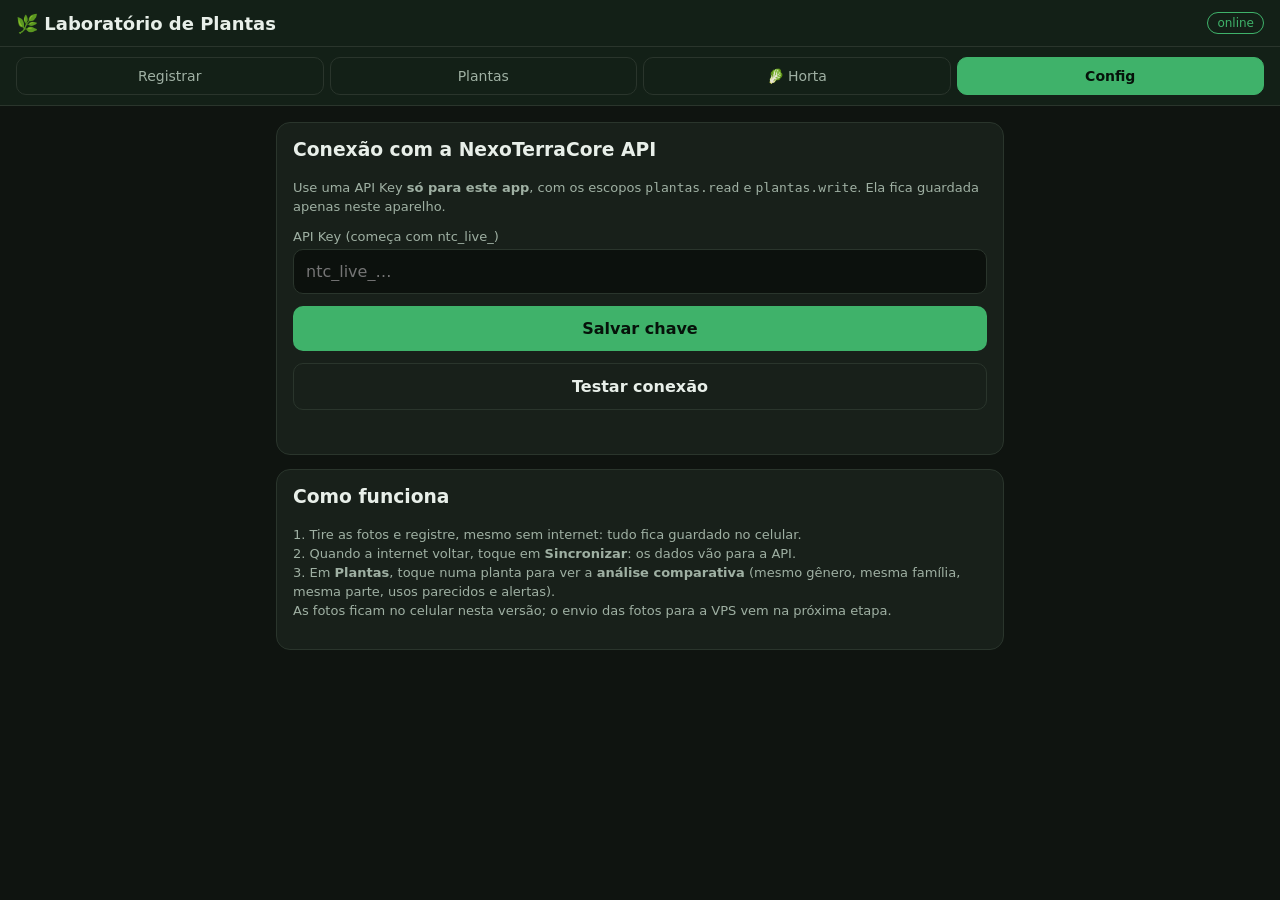
<file: plantas/index.html>
<!doctype html>
<html lang="pt-BR">
<head>
<meta charset="UTF-8">
<meta name="viewport" content="width=device-width, initial-scale=1.0">
<title>Laboratório de Plantas</title>
<meta name="theme-color" content="#1f6f3b">
<link rel="manifest" href="/plantas/manifest.json">
<link rel="icon" href="/icon-192.png">
<style>
  :root { --bg:#0f1410; --card:#18201a; --line:#2a352c; --txt:#e8efe9; --sub:#9fb0a3; --verde:#3fb26a; --verm:#e5484d; --laranja:#e8a33d; --azul:#4d8fe5; }
  * { box-sizing: border-box; }
  body { margin:0; font-family: system-ui, -apple-system, "Segoe UI", sans-serif; background:var(--bg); color:var(--txt); font-size:16px; }
  header { position:sticky; top:0; z-index:5; background:#132017; border-bottom:1px solid var(--line); padding:12px 16px; display:flex; align-items:center; gap:10px; }
  header h1 { font-size:18px; margin:0; flex:1; }
  .pill { font-size:12px; padding:3px 9px; border-radius:20px; border:1px solid currentColor; white-space:nowrap; }
  .on { color:var(--verde); } .off { color:var(--laranja); }
  nav { display:flex; gap:6px; padding:10px 16px; background:#132017; border-bottom:1px solid var(--line); }
  nav button { flex:1; padding:10px; border-radius:10px; border:1px solid var(--line); background:transparent; color:var(--sub); font:inherit; font-size:14px; }
  nav button.ativo { background:var(--verde); color:#06120a; border-color:var(--verde); font-weight:600; }
  main { padding:16px; max-width:760px; margin:0 auto; }
  .tela { display:none; } .tela.ativa { display:block; }
  .card { background:var(--card); border:1px solid var(--line); border-radius:14px; padding:16px; margin-bottom:14px; }
  label { display:block; font-size:13px; color:var(--sub); margin:12px 0 5px; }
  input, select, textarea { width:100%; padding:12px; border-radius:10px; border:1px solid var(--line); background:#0c110d; color:var(--txt); font:inherit; }
  textarea { min-height:70px; }
  .linha { display:flex; gap:10px; } .linha > * { flex:1; }
  .btn { display:inline-flex; align-items:center; justify-content:center; gap:6px; padding:13px 16px; border-radius:10px; border:0; background:var(--verde); color:#06120a; font:inherit; font-weight:600; width:100%; margin-top:12px; }
  .btn.sec { background:transparent; color:var(--txt); border:1px solid var(--line); }
  .aviso { font-size:13px; color:var(--sub); line-height:1.45; }
  .alerta { background:rgba(229,72,77,.12); border:1px solid rgba(229,72,77,.4); color:#ffb4b6; border-radius:10px; padding:10px 12px; font-size:14px; margin-top:10px; }
  .fotos { display:flex; gap:8px; flex-wrap:wrap; margin-top:10px; }
  .fotos img { width:84px; height:84px; object-fit:cover; border-radius:10px; border:1px solid var(--line); }
  .item { display:flex; gap:12px; align-items:center; padding:12px; border:1px solid var(--line); border-radius:12px; margin-bottom:10px; background:var(--card); }
  .item img, .item .semfoto { width:64px; height:64px; border-radius:10px; object-fit:cover; flex-shrink:0; background:#0c110d; display:flex; align-items:center; justify-content:center; color:var(--sub); font-size:22px; }
  .item .info { flex:1; min-width:0; }
  .item strong { display:block; }
  .item em { color:var(--sub); font-size:14px; }
  .badge { display:inline-block; font-size:11px; padding:2px 8px; border-radius:20px; margin-top:4px; margin-right:4px; border:1px solid currentColor; }
  .b-verde { color:var(--verde); } .b-azul { color:var(--azul); } .b-laranja { color:var(--laranja); } .b-verm { color:var(--verm); }
  .rel h4 { margin:14px 0 6px; font-size:14px; color:var(--sub); text-transform:uppercase; letter-spacing:.5px; }
  .rel ul { margin:0; padding-left:18px; } .rel li { margin:4px 0; }
  .msg { margin-top:10px; font-size:14px; color:var(--sub); min-height:18px; }
  .h-acoes { display:grid; grid-template-columns:repeat(3,minmax(0,1fr)); gap:8px; margin-top:12px; }
  .h-acoes .btn { width:auto; min-width:0; }
  .h-acoes .btn { margin-top:0; padding:12px 6px; font-size:22px; line-height:1.15; }
  .h-acoes .btn small { font-size:12px; font-weight:600; }
  .h-diario { padding-left:18px; margin:0; } .h-diario li { margin:8px 0; }
  .h-cant { cursor:pointer; }
</style>
</head>
<body>
<header>
  <h1>🌿 Laboratório de Plantas</h1>
  <span id="rede" class="pill">…</span>
  <span id="pendentes" class="pill off" hidden></span>
</header>
<nav>
  <button data-tela="t-registrar" class="ativo">Registrar</button>
  <button data-tela="t-plantas">Plantas</button>
  <button data-tela="t-horta">🥬 Horta</button>
  <button data-tela="t-config">Config</button>
</nav>
<main>

  <section id="t-registrar" class="tela ativa">
    <div class="card">
      <p class="aviso">Registro para <strong>pesquisa botânica</strong>. Registrar uma planta <strong>não</strong> significa que ela é segura para consumo. Nunca consuma planta sem identificação confirmada por especialista.</p>
      <form id="form">
        <input type="hidden" id="f-local">
        <label for="f-foto">Fotos (folha, flor, casca, árvore inteira)</label>
        <input id="f-foto" type="file" accept="image/*" multiple>
        <p class="aviso">Toque e escolha <strong>Câmera</strong> para fotografar agora ou <strong>Galeria/Arquivos</strong> para usar fotos já tiradas.</p>
        <div id="f-fotos" class="fotos"></div>

        <label for="f-nome">Nome popular *</label>
        <input id="f-nome" required maxlength="160" placeholder="Ex.: Mulungu">
        <label for="f-cientifico">Nome científico</label>
        <input id="f-cientifico" maxlength="200" placeholder="Ex.: Erythrina mulungu (confirme no Pl@ntNet)">
        <div class="linha">
          <div><label for="f-familia">Família</label><input id="f-familia" maxlength="120" placeholder="Ex.: Fabaceae"></div>
          <div><label for="f-parte">Parte de interesse</label><input id="f-parte" maxlength="120" placeholder="casca, folha…"></div>
        </div>
        <div class="linha">
          <div><label for="f-qtd">Nº de pés</label><input id="f-qtd" type="number" min="0" step="1" inputmode="numeric"></div>
          <div><label for="f-status">Status</label>
            <select id="f-status">
              <option value="a_identificar">A identificar</option>
              <option value="identificada">Identificada</option>
              <option value="enviada_pesquisa">Enviada p/ pesquisa</option>
              <option value="descartada">Descartada</option>
            </select></div>
        </div>
        <label for="f-local-desc">Onde está</label>
        <input id="f-local-desc" maxlength="300" placeholder="Ex.: encosta do morro, lado da represa">
        <div class="linha">
          <div><label for="f-lat">Latitude</label><input id="f-lat" type="number" step="any" inputmode="decimal"></div>
          <div><label for="f-lon">Longitude</label><input id="f-lon" type="number" step="any" inputmode="decimal"></div>
        </div>
        <button type="button" class="btn sec" id="b-gps">📍 Usar minha localização</button>
        <label for="f-uso">Uso tradicional relatado (o que se diz da planta)</label>
        <textarea id="f-uso" maxlength="4000"></textarea>
        <label><input type="checkbox" id="f-toxica" style="width:auto"> Tem risco de toxicidade conhecido</label>
        <label for="f-alerta">Alerta de segurança</label>
        <input id="f-alerta" maxlength="2000" placeholder="Ex.: sementes tóxicas">
        <label for="f-notas">Notas de campo</label>
        <textarea id="f-notas" maxlength="4000"></textarea>
        <button type="submit" class="btn" id="b-salvar">💾 Salvar (funciona sem internet)</button>
        <button type="button" class="btn sec" id="b-limpar">Limpar formulário</button>
        <div id="f-msg" class="msg" role="status"></div>
      </form>
    </div>
  </section>

  <section id="t-plantas" class="tela">
    <div class="card">
      <input id="busca" placeholder="Buscar por nome, gênero, família, uso…">
      <button class="btn sec" id="b-sync">🔄 Sincronizar com a API</button>
      <div id="sync-msg" class="msg"></div>
    </div>
    <div id="lista"></div>
    <div id="detalhe" class="card" hidden></div>
  </section>

  <section id="t-horta" class="tela">
    <div class="card">
      <h3 style="margin-top:0">🥬 Horta orgânica · diário de campo</h3>
      <p class="aviso">Toque num canteiro e registre o que fez: reguei, semeei, vi praga, colhi… Funciona sem internet; vai para a NexoTerraCore API quando houver rede.</p>
      <div id="h-lista"></div>
      <button class="btn sec" id="h-sync">🔄 Sincronizar horta</button>
      <p class="msg" id="h-msg"></p>
    </div>
    <div class="card" id="h-detalhe" hidden></div>
    <div class="card">
      <h3 style="margin-top:0">➕ Novo canteiro</h3>
      <form id="h-form">
        <label for="hc-nome">Nome *</label><input id="hc-nome" maxlength="80" placeholder="Ex.: Canteiro 1 · perto da represa">
        <div class="linha"><div><label for="hc-larg">Largura (m)</label><input id="hc-larg" type="number" min="0.1" max="50" step="0.1" placeholder="1"></div>
          <div><label for="hc-comp">Comprimento (m)</label><input id="hc-comp" type="number" min="0.1" max="500" step="0.1" placeholder="5"></div></div>
        <label for="hc-local">Onde fica</label><input id="hc-local" maxlength="300" placeholder="Ex.: atrás da casa, perto da caixa d'água">
        <div class="linha"><div><label for="hc-lat">Latitude</label><input id="hc-lat" type="number" step="any"></div><div><label for="hc-lon">Longitude</label><input id="hc-lon" type="number" step="any"></div></div>
        <button type="button" class="btn sec" id="hc-gps">📍 Usar minha localização</button>
        <button class="btn" type="submit">Criar canteiro na API</button>
      </form>
      <p class="aviso">Dica real: canteiro com 1 m de largura (alcança o meio sem pisar), 20–30 cm de altura e caminhos de 40–50 cm.</p>
    </div>
  </section>

  <section id="t-config" class="tela">
    <div class="card">
      <h3 style="margin-top:0">Conexão com a NexoTerraCore API</h3>
      <p class="aviso">Use uma API Key <strong>só para este app</strong>, com os escopos <code>plantas.read</code> e <code>plantas.write</code>. Ela fica guardada apenas neste aparelho.</p>
      <label for="c-chave">API Key (começa com ntc_live_)</label>
      <input id="c-chave" type="password" autocomplete="off" placeholder="ntc_live_…">
      <button class="btn" id="b-chave">Salvar chave</button>
      <button class="btn sec" id="b-testar">Testar conexão</button>
      <div id="c-msg" class="msg"></div>
    </div>
    <div class="card">
      <h3 style="margin-top:0">Como funciona</h3>
      <p class="aviso">1. Tire as fotos e registre, mesmo sem internet: tudo fica guardado no celular.<br>
      2. Quando a internet voltar, toque em <strong>Sincronizar</strong>: os dados vão para a API.<br>
      3. Em <strong>Plantas</strong>, toque numa planta para ver a <strong>análise comparativa</strong> (mesmo gênero, mesma família, mesma parte, usos parecidos e alertas).<br>
      As fotos ficam no celular nesta versão; o envio das fotos para a VPS vem na próxima etapa.</p>
    </div>
  </section>
</main>
<script src="/plantas/app.js"></script>
<script src="/plantas/horta.js"></script>
</body>
</html>
</file>
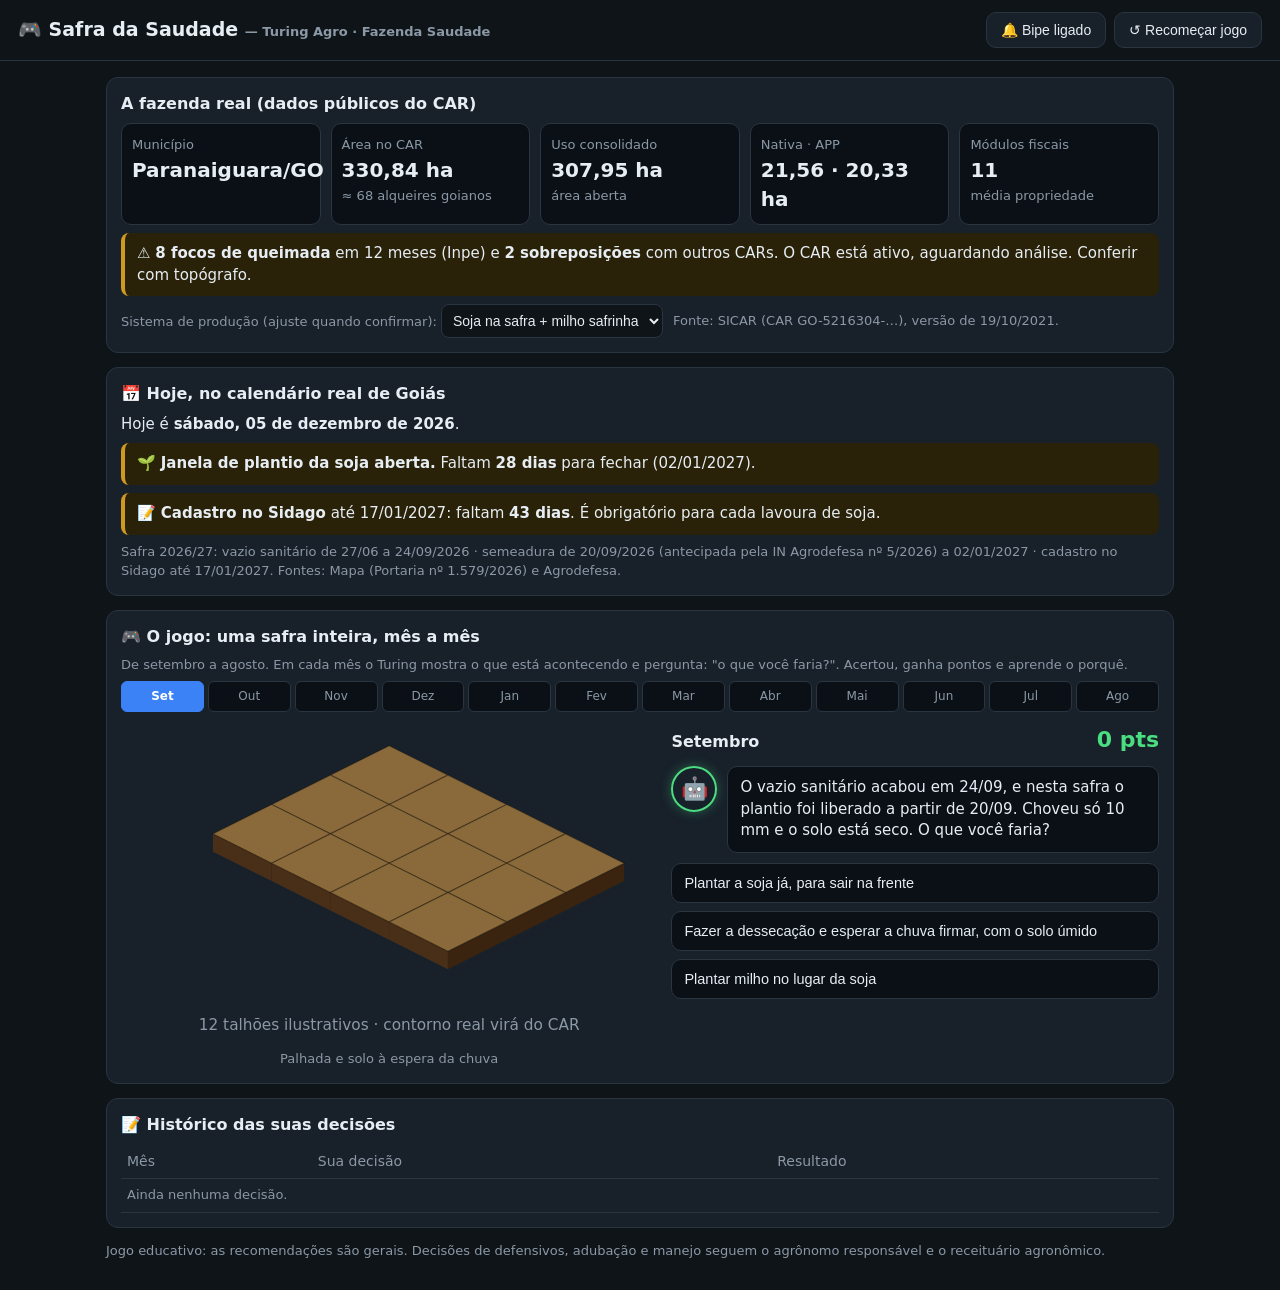
<file: modulos/safra-saudade.html>
<!DOCTYPE html>
<html lang="pt-BR">
<head>
<meta charset="UTF-8">
<meta name="viewport" content="width=device-width, initial-scale=1.0">
<title>Safra da Saudade — Turing Agro</title>
<style>
  :root{--bg:#0f1419;--card:#18202a;--line:#2a3542;--txt:#e6edf3;--mut:#8b98a5;--ok:#2ea043;--warn:#d29922;--bad:#da3633;--acc:#3b82f6;--verde:#4ade80;--r:12px}
  *{box-sizing:border-box}
  body{margin:0;font-family:system-ui,Segoe UI,Roboto,sans-serif;background:var(--bg);color:var(--txt);font-size:15px;line-height:1.45}
  header{display:flex;flex-wrap:wrap;gap:10px;align-items:center;justify-content:space-between;padding:12px 18px;border-bottom:1px solid var(--line)}
  h1{font-size:19px;margin:0}
  .mut{color:var(--mut);font-size:13px}
  main{max-width:1100px;margin:auto;padding:16px}
  .card{background:var(--card);border:1px solid var(--line);border-radius:var(--r);padding:14px;margin-bottom:14px}
  .card h2{font-size:16px;margin:0 0 8px}
  .btn{background:var(--card);color:var(--txt);border:1px solid var(--line);border-radius:10px;padding:9px 14px;cursor:pointer;font-size:14px}
  .btn.p{background:var(--acc);border-color:var(--acc);color:#fff;font-weight:600}
  .grade{display:grid;grid-template-columns:repeat(auto-fit,minmax(150px,1fr));gap:10px}
  .kpi{background:#0b1016;border:1px solid var(--line);border-radius:10px;padding:10px}
  .kpi b{display:block;font-size:20px}
  .alerta{border-left:4px solid var(--warn);background:#2a2208;border-radius:8px;padding:10px 12px;margin:8px 0}
  .alerta.ruim{border-color:var(--bad);background:#2a0d0d}
  .alerta.bom{border-color:var(--ok);background:#0c2414}
  .meses{display:grid;grid-template-columns:repeat(12,1fr);gap:4px;margin:6px 0 12px}
  .meses span{text-align:center;font-size:12px;padding:6px 0;border-radius:6px;background:#0b1016;border:1px solid var(--line);color:var(--mut)}
  .meses span.feito{background:#12301c;color:var(--verde);border-color:#1f5f35}
  .meses span.atual{background:var(--acc);color:#fff;border-color:var(--acc);font-weight:700}
  .jogo{display:grid;grid-template-columns:1.1fr 1fr;gap:14px}
  @media (max-width:820px){.jogo{grid-template-columns:1fr}.meses span{font-size:10px}}
  svg text{font-family:system-ui,sans-serif}
  .turing{display:flex;gap:10px;align-items:flex-start;margin-bottom:10px}
  .turing .face{flex:0 0 46px;height:46px;border-radius:50%;border:2px solid var(--verde);display:flex;align-items:center;justify-content:center;font-size:22px;box-shadow:0 0 12px rgba(74,222,128,.35)}
  .bal{background:#0b1016;border:1px solid var(--line);border-radius:10px;padding:10px 12px}
  .opc{display:block;width:100%;text-align:left;margin:8px 0;padding:11px 12px;border-radius:10px;border:1px solid var(--line);background:#0b1016;color:var(--txt);cursor:pointer;font-size:14.5px}
  .opc:hover{border-color:var(--acc)}
  .opc.certa{border-color:var(--ok);background:#0c2414}
  .opc.errada{border-color:var(--bad);background:#2a0d0d}
  .opc:disabled{cursor:default}
  #explica{display:none}
  .pontos{font-size:22px;font-weight:800;color:var(--verde)}
  #toast{position:fixed;left:50%;bottom:18px;transform:translateX(-50%);max-width:92%;background:#111;border:2px solid var(--warn);border-radius:12px;padding:11px 14px;z-index:20;display:none}
  table{width:100%;border-collapse:collapse;font-size:14px}
  td,th{border-bottom:1px solid var(--line);padding:7px 6px;text-align:left}
  th{color:var(--mut);font-weight:500}
  input,select{background:var(--bg);color:var(--txt);border:1px solid var(--line);border-radius:8px;padding:7px;font-size:14px}
</style>
</head>
<body>
<header>
  <h1>🎮 Safra da Saudade <span class="mut">— Turing Agro · Fazenda Saudade</span></h1>
  <div style="display:flex;gap:8px;flex-wrap:wrap">
    <button class="btn" id="btnSom">🔔 Bipe ligado</button>
    <button class="btn" id="btnReiniciar">↺ Recomeçar jogo</button>
  </div>
</header>
<main>

  <!-- A FAZENDA REAL -->
  <div class="card">
    <h2>A fazenda real (dados públicos do CAR)</h2>
    <div class="grade">
      <div class="kpi"><span class="mut">Município</span><b>Paranaiguara/GO</b></div>
      <div class="kpi"><span class="mut">Área no CAR</span><b>330,84 ha</b><span class="mut">≈ 68 alqueires goianos</span></div>
      <div class="kpi"><span class="mut">Uso consolidado</span><b>307,95 ha</b><span class="mut">área aberta</span></div>
      <div class="kpi"><span class="mut">Nativa · APP</span><b>21,56 · 20,33 ha</b></div>
      <div class="kpi"><span class="mut">Módulos fiscais</span><b>11</b><span class="mut">média propriedade</span></div>
    </div>
    <div class="alerta">⚠️ <b>8 focos de queimada</b> em 12 meses (Inpe) e <b>2 sobreposições</b> com outros CARs. O CAR está ativo, aguardando análise. Conferir com topógrafo.</div>
    <div class="row" style="display:flex;gap:10px;flex-wrap:wrap;align-items:center">
      <label class="mut">Sistema de produção (ajuste quando confirmar):
        <select id="sistema"><option value="soja-milho">Soja na safra + milho safrinha</option></select></label>
      <span class="mut">Fonte: SICAR (CAR GO-5216304-…), versão de 19/10/2021.</span>
    </div>
  </div>

  <!-- HOJE (CALENDÁRIO REAL) -->
  <div class="card">
    <h2>📅 Hoje, no calendário real de Goiás</h2>
    <div id="hoje"></div>
    <p class="mut" style="margin:8px 0 0">Safra 2026/27: vazio sanitário de 27/06 a 24/09/2026 · semeadura de 20/09/2026 (antecipada pela IN Agrodefesa nº 5/2026) a 02/01/2027 · cadastro no Sidago até 17/01/2027. Fontes: Mapa (Portaria nº 1.579/2026) e Agrodefesa.</p>
  </div>

  <!-- JOGO -->
  <div class="card">
    <h2>🎮 O jogo: uma safra inteira, mês a mês</h2>
    <p class="mut" style="margin:0 0 6px">De setembro a agosto. Em cada mês o Turing mostra o que está acontecendo e pergunta: "o que você faria?". Acertou, ganha pontos e aprende o porquê.</p>
    <div class="meses" id="meses"></div>
    <div class="jogo">
      <div>
        <svg id="campo" viewBox="0 0 420 250" width="100%" role="img" aria-label="Talhões da Fazenda Saudade"></svg>
        <div class="mut" id="legenda" style="text-align:center"></div>
      </div>
      <div>
        <div style="display:flex;justify-content:space-between;align-items:baseline">
          <h2 id="mesTitulo" style="margin:0">Setembro</h2>
          <span class="pontos" id="pontos">0 pts</span>
        </div>
        <div class="turing" style="margin-top:10px">
          <div class="face">🤖</div>
          <div class="bal" id="cena"></div>
        </div>
        <div id="opcoes"></div>
        <div id="explica" class="alerta"></div>
        <button class="btn p" id="btnProximo" style="display:none;width:100%;margin-top:8px">Próximo mês ▶</button>
      </div>
    </div>
  </div>

  <div class="card">
    <h2>📝 Histórico das suas decisões</h2>
    <table><thead><tr><th>Mês</th><th>Sua decisão</th><th>Resultado</th></tr></thead><tbody id="hist"></tbody></table>
  </div>

  <p class="mut">Jogo educativo: as recomendações são gerais. Decisões de defensivos, adubação e manejo seguem o agrônomo responsável e o receituário agronômico.</p>
</main>
<div id="toast"></div>

<script>
(function(){
"use strict";
// ---------- calendário real (Goiás, safra 2026/27) ----------
const CAL={vazioIni:"2026-06-27",vazioFim:"2026-09-24",plantioIni:"2026-09-20",plantioFim:"2027-01-02",sidago:"2027-01-17"};
const D0=s=>new Date(s+"T00:00:00");
const hojeD=()=>{const d=new Date();return new Date(d.getFullYear(),d.getMonth(),d.getDate());};
const dias=(a,b)=>Math.round((b-a)/864e5);
const br=s=>s.split("-").reverse().join("/");

// ---------- som ----------
const KEY="turingAgro.safraSaudade.v1";
let S;try{S=JSON.parse(localStorage.getItem(KEY)||"null");}catch(e){S=null;}
if(!S||typeof S!=="object")S={mes:0,pontos:0,resp:{},som:true};
const salvar=()=>{try{localStorage.setItem(KEY,JSON.stringify(S));}catch(e){}};
let ctx=null;
function tom(f,i,d,t,v){const o=ctx.createOscillator(),g=ctx.createGain();o.type=t||"sine";o.frequency.value=f;g.gain.setValueAtTime(1e-4,ctx.currentTime+i);g.gain.exponentialRampToValueAtTime(v||.22,ctx.currentTime+i+.02);g.gain.exponentialRampToValueAtTime(1e-4,ctx.currentTime+i+d);o.connect(g);g.connect(ctx.destination);o.start(ctx.currentTime+i);o.stop(ctx.currentTime+i+d+.05);}
function bipe(tipo){if(!S.som)return;try{if(!ctx)ctx=new (window.AudioContext||window.webkitAudioContext)();if(ctx.state==="suspended")ctx.resume();
  if(tipo==="alerta"){tom(880,0,.18,"square",.18);tom(880,.25,.18,"square",.18);tom(880,.5,.28,"square",.18);}
  else if(tipo==="certo"){tom(523,0,.13);tom(659,.13,.13);tom(784,.26,.25);}
  else if(tipo==="errado"){tom(240,0,.4,"sawtooth",.16);}
  else tom(600,0,.08,"sine",.1);}catch(e){}}
let tT;function toast(m){const t=document.getElementById("toast");t.textContent=m;t.style.display="block";clearTimeout(tT);tT=setTimeout(()=>t.style.display="none",6000);}

// ---------- HOJE ----------
function alertasHoje(){
  const h=hojeD(),out=[];
  const pi=D0(CAL.plantioIni),pf=D0(CAL.plantioFim),sd=D0(CAL.sidago),vi=D0(CAL.vazioIni),vf=D0(CAL.vazioFim);
  if(h>=vi&&h<=vf)out.push({c:"ruim",t:`🚫 <b>Vazio sanitário</b> até ${br(CAL.vazioFim)}: nenhuma soja viva no campo. Elimine a tiguera.`});
  if(h>=pi&&h<=pf){const r=dias(h,pf);out.push({c:r<=15?"ruim":"",t:`🌱 <b>Janela de plantio da soja aberta.</b> Faltam <b>${r} dias</b> para fechar (${br(CAL.plantioFim)}).`});}
  if(h<=sd&&dias(h,sd)<=60){const r=dias(h,sd);out.push({c:r<=15?"ruim":"",t:`📝 <b>Cadastro no Sidago</b> até ${br(CAL.sidago)}: faltam <b>${r} dias</b>. É obrigatório para cada lavoura de soja.`});}
  if(h>sd&&h<D0("2027-06-27"))out.push({c:"",t:`📅 Safra 2026/27 em andamento. O próximo vazio sanitário depende da portaria de 2027 do Mapa: confirme as datas quando sair.`});
  if(!out.length)out.push({c:"bom",t:"Nenhum prazo oficial próximo."});
  return out;
}
function renderHoje(){
  const h=hojeD(),al=alertasHoje();
  document.getElementById("hoje").innerHTML=`<p style="margin:0 0 6px">Hoje é <b>${h.toLocaleDateString("pt-BR",{weekday:"long",day:"2-digit",month:"long",year:"numeric"})}</b>.</p>`+al.map(a=>`<div class="alerta ${a.c}">${a.t}</div>`).join("");
  return al.some(a=>a.c==="ruim"||a.t.includes("Faltam"));
}

// ---------- JOGO ----------
const NOMES=["Set","Out","Nov","Dez","Jan","Fev","Mar","Abr","Mai","Jun","Jul","Ago"];
const NOMES_L=["Setembro","Outubro","Novembro","Dezembro","Janeiro","Fevereiro","Março","Abril","Maio","Junho","Julho","Agosto"];
// estágio visual de cada mês: cor do topo e ícone
const EST=[
 {c:"#8a6a3a",e:"",l:"Palhada e solo à espera da chuva"},
 {c:"#7d6a36",e:"🌱",l:"Soja recém-plantada"},
 {c:"#3f8f3a",e:"🌿",l:"Soja crescendo"},
 {c:"#2f7d32",e:"🌿",l:"Soja fechando as linhas"},
 {c:"#b49a3a",e:"🟡",l:"Soja madura: colheita começa"},
 {c:"#6e7d36",e:"🌱",l:"Milho safrinha plantado"},
 {c:"#3f8f3a",e:"🌽",l:"Milho crescendo"},
 {c:"#4a8a34",e:"🌽",l:"Milho enchendo grão"},
 {c:"#8a8a3a",e:"🌽",l:"Fim das chuvas, milho secando"},
 {c:"#a08a4a",e:"🚜",l:"Colheita do milho"},
 {c:"#8a6a3a",e:"",l:"Vazio sanitário: só palhada"},
 {c:"#8a6a3a",e:"🧪",l:"Planejamento e análise de solo"}
];
const PERG=[
 {cena:"O vazio sanitário acabou em 24/09, e nesta safra o plantio foi liberado a partir de 20/09. Choveu só 10 mm e o solo está seco. O que você faria?",
  o:["Plantar a soja já, para sair na frente","Fazer a dessecação e esperar a chuva firmar, com o solo úmido","Plantar milho no lugar da soja"],ok:1,
  x:"Plantar no seco arrisca falha de germinação e replantio, que é custo dobrado. O certo é preparar a área (dessecação) e semear quando as chuvas se regularizarem e o solo tiver umidade."},
 {cena:"As chuvas firmaram e o solo está úmido. Os talhões estão dessecados. A janela vai até 02/01. O que você faria?",
  o:["Plantar a soja agora, dentro da janela","Esperar dezembro, para garantir mais chuva"],ok:0,
  x:"Plantar cedo, com umidade e dentro da janela, deixa espaço para colher a soja a tempo de plantar o milho safrinha ainda com chuva."},
 {cena:"🔥 O Turing detectou um foco de queimada do Inpe a 3 km da Saudade, vindo do lado de um vizinho. Lembre: o CAR já mostrou 8 focos em 12 meses. O que você faria?",
  o:["Nada, é longe","Avisar o funcionário, conferir os aceiros e ligar para o vizinho"],ok:1,
  x:"Fogo anda rápido com vento e palha seca. Aceiro limpo e aviso cedo evitam perder lavoura, cerca e até autuação ambiental."},
 {cena:"Calor e chuva frequente. Há relatos de ferrugem asiática na região. O que você faria?",
  o:["Aplicar fungicida por conta própria, sem olhar a lavoura","Monitorar com o agrônomo e aplicar só conforme a recomendação técnica"],ok:1,
  x:"A ferrugem pode causar grandes perdas, mas aplicar sem critério gasta dinheiro e cria resistência. Monitoramento e receituário agronômico são o caminho."},
 {cena:"📝 Prazo oficial: cadastro das lavouras de soja no Sidago até 17/01. A colheita dos talhões mais cedo começa. O que você faria?",
  o:["Cadastrar todas as lavouras no Sidago agora","Deixar o cadastro para depois da colheita"],ok:0,
  x:"O cadastro no Sidago é obrigatório e tem prazo. Perder o prazo pode gerar autuação da Agrodefesa."},
 {cena:"A soja foi colhida nos primeiros talhões. As chuvas ainda continuam por pouco tempo. O que você faria?",
  o:["Plantar o milho safrinha logo atrás da colheitadeira","Esperar abril para plantar o milho"],ok:0,
  x:"O milho safrinha depende do fim das chuvas. Cada semana de atraso aumenta o risco de faltar água no enchimento do grão."},
 {cena:"O agrônomo encontrou lagarta no milho acima do nível de controle. O que você faria?",
  o:["Seguir a recomendação do agrônomo, com receituário","Esperar para ver se some sozinha"],ok:0,
  x:"Acima do nível de controle, a praga já dá prejuízo maior que o custo do controle. Abaixo dele, aplicar seria desperdício: por isso se mede antes."},
 {cena:"🛰 O satélite (NDVI) mostra o milho bom em quase tudo, mas um talhão caiu bastante desde a última imagem. O que você faria?",
  o:["Ir ao talhão conferir o que aconteceu","Ignorar, porque o resto está bom"],ok:0,
  x:"O satélite aponta onde olhar, mas quem confirma é a visita de campo. Pode ser praga, falha, falta de água ou só nuvem na imagem."},
 {cena:"As chuvas acabaram há 20 dias e o milho está secando antes do esperado. O que você faria?",
  o:["Registrar a perda com fotos e datas, e avisar o seguro se a lavoura tiver seguro","Não anotar nada"],ok:0,
  x:"Registro com data e foto é o que prova a perda para o seguro e ajuda a planejar a próxima safra."},
 {cena:"Colheita do milho. O vazio sanitário da soja começa no fim de junho (confirme a data na portaria do ano). Nasceu soja tiguera na beira da estrada. O que você faria?",
  o:["Eliminar toda a soja tiguera antes do vazio","Deixar, porque é pouca"],ok:0,
  x:"Planta de soja viva no vazio é ponte para a ferrugem atravessar de uma safra para a outra, e é proibida. Pouca tiguera já basta para manter o fungo."},
 {cena:"Vazio sanitário. Um vizinho comenta que vai plantar soja irrigada agora. O que você diria?",
  o:["Que é proibido durante o vazio sanitário","Que é boa ideia"],ok:0,
  x:"No vazio sanitário não pode haver soja viva, nem irrigada. A regra vale para todos, porque a ferrugem não respeita cerca."},
 {cena:"Faltam semanas para a próxima safra. O que você faria primeiro?",
  o:["Análise de solo e, se preciso, calcário antes do plantio","Comprar adubo igual ao do ano passado, sem análise"],ok:0,
  x:"A análise de solo mostra o que falta de verdade. O calcário precisa de tempo e umidade para reagir, por isso entra antes do plantio."}
];

function renderMeses(){
  const m=document.getElementById("meses");m.innerHTML="";
  NOMES.forEach((n,i)=>{const s=document.createElement("span");s.textContent=n;if(S.resp[i]!==undefined)s.classList.add("feito");if(i===S.mes)s.classList.add("atual");m.appendChild(s);});
}
function renderCampo(){
  const e=EST[Math.min(S.mes,11)],W=46,H=23,Dp=14,ox=210,oy=40,R=3,C=4;let s="";
  const cells=[];for(let r=0;r<R;r++)for(let c=0;c<C;c++)cells.push([r,c]);
  cells.sort((a,b)=>(a[0]+a[1])-(b[0]+b[1]));
  cells.forEach(([r,c],k)=>{
    const x=ox+(c-r)*W,y=oy+(c+r)*H;
    s+=`<polygon points="${x-W},${y} ${x},${y+H} ${x},${y+H+Dp} ${x-W},${y+Dp}" fill="#4a2f18"/>`;
    s+=`<polygon points="${x+W},${y} ${x},${y+H} ${x},${y+H+Dp} ${x+W},${y+Dp}" fill="#3a2410"/>`;
    s+=`<polygon points="${x},${y-H} ${x+W},${y} ${x},${y+H} ${x-W},${y}" fill="${e.c}" stroke="rgba(0,0,0,.3)"/>`;
    if(e.e)s+=`<text x="${x}" y="${y+7}" text-anchor="middle" font-size="22">${e.e}</text>`;
  });
  s+=`<text x="210" y="240" text-anchor="middle" font-size="12" fill="#8b98a5">12 talhões ilustrativos · contorno real virá do CAR</text>`;
  document.getElementById("campo").innerHTML=s;
  document.getElementById("legenda").textContent=e.l;
}
function renderJogo(){
  renderMeses();renderCampo();
  document.getElementById("pontos").textContent=S.pontos+" pts";
  const fim=S.mes>=12,cena=document.getElementById("cena"),op=document.getElementById("opcoes"),ex=document.getElementById("explica"),pr=document.getElementById("btnProximo");
  if(fim){
    const tot=Object.values(S.resp).filter(r=>r.ok).length;
    document.getElementById("mesTitulo").textContent="Safra concluída!";
    cena.innerHTML=`Você acertou <b>${tot} de 12</b> decisões e fez <b>${S.pontos} pontos</b>. ${tot>=10?"🏆 Produtor de primeira!":tot>=7?"👍 Bom caminho. Reveja os meses errados.":"📚 Vale jogar de novo e reler as explicações."}`;
    op.innerHTML="";ex.style.display="none";pr.style.display="none";return;
  }
  const p=PERG[S.mes];document.getElementById("mesTitulo").textContent=NOMES_L[S.mes];
  cena.textContent=p.cena;op.innerHTML="";ex.style.display="none";pr.style.display="none";
  const ja=S.resp[S.mes];
  p.o.forEach((t,i)=>{const b=document.createElement("button");b.className="opc";b.textContent=t;
    if(ja!==undefined){b.disabled=true;if(i===p.ok)b.classList.add("certa");else if(i===ja.i)b.classList.add("errada");}
    b.onclick=()=>responder(i);op.appendChild(b);});
  if(ja!==undefined)mostrarExplica(ja.ok);
}
function mostrarExplica(ok){
  const p=PERG[S.mes],ex=document.getElementById("explica");
  ex.className="alerta "+(ok?"bom":"ruim");ex.innerHTML=(ok?"✅ <b>Boa decisão!</b> ":"❌ <b>Não era a melhor.</b> ")+p.x;ex.style.display="block";
  document.getElementById("btnProximo").style.display="block";
}
function responder(i){
  if(S.resp[S.mes]!==undefined)return;
  const p=PERG[S.mes],ok=i===p.ok;
  S.resp[S.mes]={i,ok};S.pontos+=ok?10:-5;salvar();
  bipe(ok?"certo":"errado");renderJogo();renderHist();
}
function renderHist(){
  const tb=document.getElementById("hist");tb.innerHTML="";
  Object.keys(S.resp).map(Number).sort((a,b)=>a-b).forEach(m=>{const r=S.resp[m];
    const tr=document.createElement("tr");tr.innerHTML=`<td>${NOMES_L[m]}</td><td></td><td>${r.ok?"✅ +10":"❌ −5"}</td>`;tr.children[1].textContent=PERG[m].o[r.i];tb.appendChild(tr);});
  if(!tb.children.length)tb.innerHTML='<tr><td colspan="3" class="mut">Ainda nenhuma decisão.</td></tr>';
}
document.getElementById("btnProximo").onclick=()=>{S.mes++;salvar();bipe("clique");renderJogo();
  const al=EST[Math.min(S.mes,11)];if(S.mes===4||S.mes===9){bipe("alerta");toast(S.mes===4?"📝 Mês de prazo oficial: cadastro no Sidago!":"🚫 Vazio sanitário chegando: elimine a tiguera!");}};
document.getElementById("btnReiniciar").onclick=function(){if(this.dataset.c!=="1"){this.dataset.c="1";this.textContent="Toque de novo para confirmar";setTimeout(()=>{this.dataset.c="";this.textContent="↺ Recomeçar jogo";},4000);return;}
  S.mes=0;S.pontos=0;S.resp={};salvar();this.dataset.c="";this.textContent="↺ Recomeçar jogo";renderJogo();renderHist();};
const bs=document.getElementById("btnSom");const rot=()=>bs.textContent=S.som?"🔔 Bipe ligado":"🔕 Bipe desligado";
bs.onclick=()=>{S.som=!S.som;salvar();rot();if(S.som){bipe("alerta");}};

// alerta real: o navegador só deixa tocar som depois do primeiro toque na página
const temAlerta=renderHoje();
let avisou=false;document.addEventListener("pointerdown",()=>{if(avisou||!temAlerta)return;avisou=true;bipe("alerta");toast("🔔 Prazo real em andamento: veja o quadro 'Hoje'.");},{once:false});
rot();renderJogo();renderHist();
})();
</script>
</body>
</html>
</file>
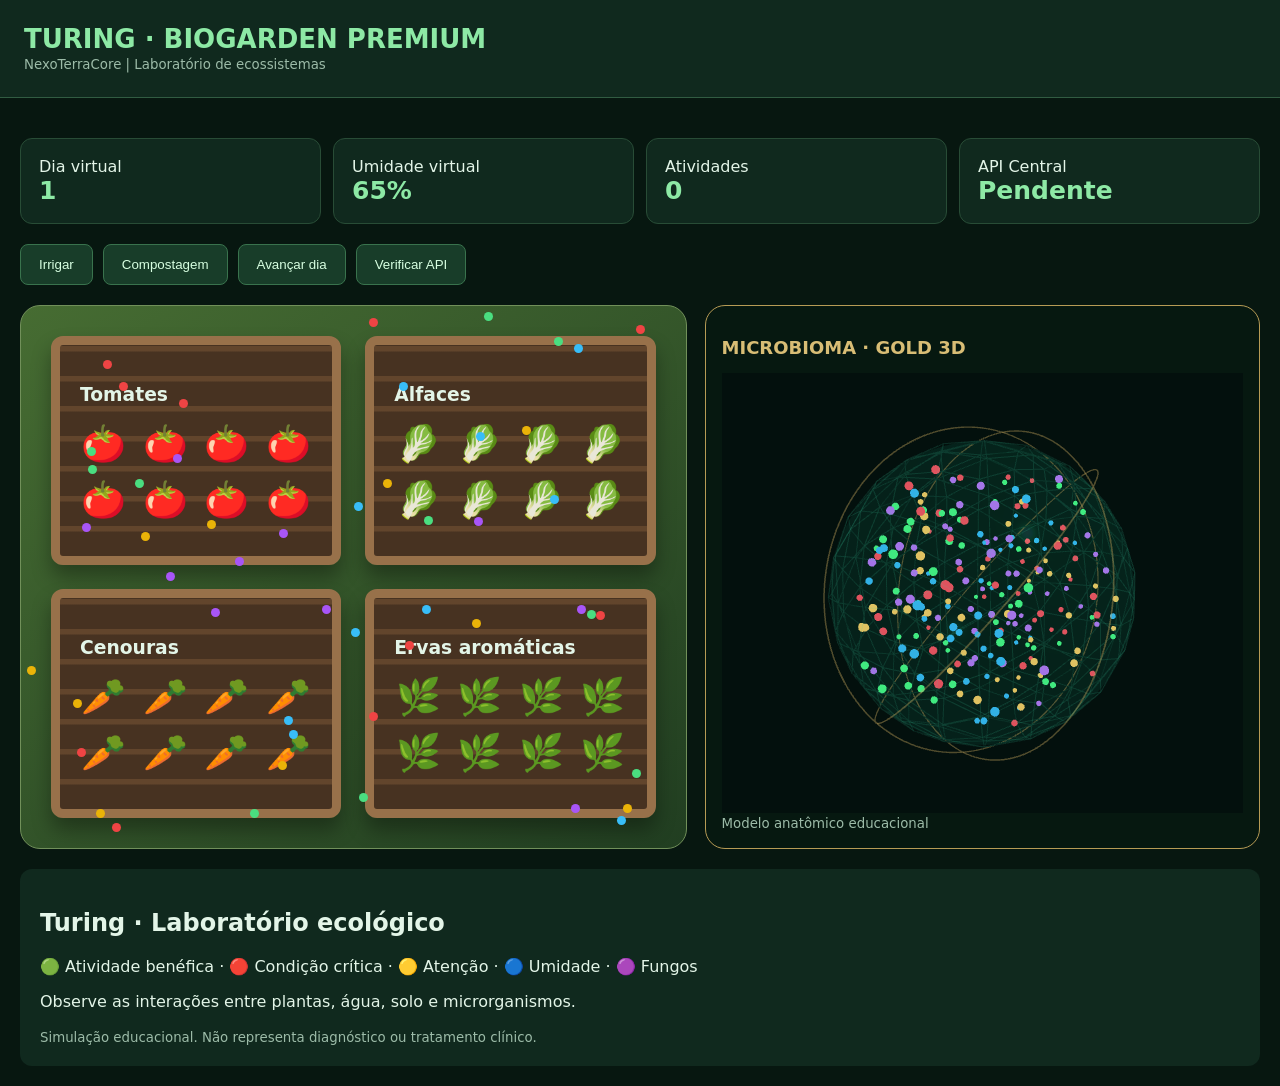
<file: modulos/turing-biogarden.html>
<!DOCTYPE html>
<html lang="pt-BR">
<head>
<meta charset="UTF-8">
<meta name="viewport" content="width=device-width, initial-scale=1">
<title>Turing BioGarden Premium</title>
<style>
*{box-sizing:border-box}
body{margin:0;background:#071710;color:#e3f5e8;font:16px system-ui,sans-serif}
header{padding:24px;background:#10291e;border-bottom:1px solid #315c42}
h1{margin:0;color:#8de9a5;font-size:26px}
main{max-width:1400px;margin:auto;padding:20px}
small{color:#9cbba8}
.toolbar{display:flex;gap:10px;flex-wrap:wrap;margin:20px 0}
button{background:#183d29;color:#d7ffe1;border:1px solid #39734d;padding:12px 18px;border-radius:8px;cursor:pointer}
button:hover{background:#28613d}
.garden{position:relative;overflow:hidden;min-height:440px;padding:30px;display:grid;grid-template-columns:repeat(2,1fr);gap:24px;background:linear-gradient(145deg,#466c32,#213e21);border:1px solid #71905a;border-radius:20px}
.bed{position:relative;background:repeating-linear-gradient(0deg,#473221 0px,#473221 24px,#62452c 25px,#62452c 30px);border:9px solid #98714a;border-radius:12px;padding:20px;box-shadow:0 12px 20px #0005}
.plants{display:grid;grid-template-columns:repeat(4,1fr);gap:14px;text-align:center;font-size:36px}
.plant{animation:sway 4s ease-in-out infinite alternate}
@keyframes sway{to{transform:rotate(7deg)}}
.particle{position:absolute;width:9px;height:9px;border-radius:50%;animation:float 5s infinite alternate ease-in-out;pointer-events:none}
@keyframes float{to{transform:translate(25px,-35px)}}
.metrics{display:grid;grid-template-columns:repeat(auto-fit,minmax(150px,1fr));gap:12px;margin:20px 0}
.metric{background:#10291e;padding:18px;border:1px solid #284c36;border-radius:12px}
.metric strong{display:block;font-size:25px;color:#8de9a5}
.panel{background:#10291e;padding:20px;border-radius:12px;margin-top:20px}
@media(max-width:600px){.garden{gap:10px;padding:12px}.bed{padding:8px;border-width:5px}.plants{font-size:24px;gap:4px}}
@media(prefers-reduced-motion:reduce){*{animation:none!important}}

.gold-layout{
 display:grid;
 grid-template-columns:1.2fr 1fr;
 gap:18px;
}
.gold-avatar{
 background:#061810;
 border:1px solid #b69b55;
 border-radius:20px;
 padding:16px;
 overflow:hidden;
}
.gold-avatar h2{
 color:#d8bd75;
 font-size:18px;
}
#gold3d{width:100%;height:440px}
@media(max-width:800px){
 .gold-layout{grid-template-columns:1fr}
}
</style>
</head>
<body>
<header>
<h1>TURING · BIOGARDEN PREMIUM</h1>
<small>NexoTerraCore | Laboratório de ecossistemas</small>
</header>
<main>
<div class="metrics">
<div class="metric">Dia virtual<strong id="day">1</strong></div>
<div class="metric">Umidade virtual<strong id="water">65%</strong></div>
<div class="metric">Atividades<strong id="points">0</strong></div>
<div class="metric">API Central<strong id="api">Pendente</strong></div>
</div>
<div class="toolbar">
<button id="irrigar">Irrigar</button>
<button id="compostar">Compostagem</button>
<button id="avancar">Avançar dia</button>
<button id="conectar">Verificar API</button>
</div>

<div class="gold-layout">
  <section class="garden" id="garden"></section>
  <section class="gold-avatar">
    <h2>MICROBIOMA · GOLD 3D</h2>
    <div id="gold3d"></div>
    <small>Modelo anatômico educacional</small>
  </section>
</div>

<div class="panel">
<h2>Turing · Laboratório ecológico</h2>
<p>🟢 Atividade benéfica · 🔴 Condição crítica · 🟡 Atenção · 🔵 Umidade · 🟣 Fungos</p>
<p id="message" role="status">Observe as interações entre plantas, água, solo e microrganismos.</p>
<small>Simulação educacional. Não representa diagnóstico ou tratamento clínico.</small>
</div>
</main>
<script>
"use strict";
const $ = id => document.getElementById(id);
let day=1, water=65, points=0;
const crops=[
["Tomates","🍅"],
["Alfaces","🥬"],
["Cenouras","🥕"],
["Ervas aromáticas","🌿"]
];
for(const [name,emoji] of crops){
 const bed=document.createElement("article");
 bed.className="bed";
 const title=document.createElement("h3");
 title.textContent=name;
 bed.append(title);
 const plants=document.createElement("div");
 plants.className="plants";
 for(let i=0;i<8;i++){
  const plant=document.createElement("span");
  plant.className="plant";
  plant.textContent=emoji;
  plants.append(plant);
 }
 bed.append(plants);
 $("garden").append(bed);
}
const colors=["#4ade80","#ef4444","#eab308","#38bdf8","#a855f7"];
for(let i=0;i<50;i++){
 const p=document.createElement("span");
 p.className="particle";
 p.style.background=colors[i%5];
 p.style.left=Math.random()*96+"%";
 p.style.top=Math.random()*96+"%";
 p.style.animationDelay=Math.random()*5+"s";
 $("garden").append(p);
}
function update(message){
 $("day").textContent=day;
 $("water").textContent=water+"%";
 $("points").textContent=points;
 $("message").textContent=message;
}
$("irrigar").onclick=()=>{
 water=Math.min(100,water+10);
 points++;
 update("Irrigação virtual registrada.");
};
$("compostar").onclick=()=>{
 points++;
 update("A compostagem transforma matéria orgânica em nutrientes.");
};
$("avancar").onclick=()=>{
 day++;
 water=Math.max(0,water-5);
 update("Novo dia na horta virtual.");
};
$("conectar").onclick=async()=>{
 try{
  const session=JSON.parse(
   sessionStorage.getItem("gf.sessao.v1") ||
   localStorage.getItem("gf.sessao.v1") || "null"
  );
  if(!session?.token){
   $("api").textContent="Sem sessão";
   return;
  }
  const response=await fetch(
   "https://api.gustavopaulasantos.com.br/api/turing/biogarden/health",
   {headers:{Authorization:"Bearer "+session.token}}
  );
  $("api").textContent="HTTP "+response.status;
  if(response.ok){
   const data=await response.json();
   $("api").textContent=data.ok===true?"Online":"Não validada";
  }
 }catch{
  $("api").textContent="Indisponível";
 }
};
</script>

<script type="module">
import { iniciarGold } from './biogarden-gold.mjs';
try {
 iniciarGold(document.getElementById('gold3d'));
} catch(e) {
 document.getElementById('gold3d').textContent =
 'Renderização 3D indisponível neste navegador.';
 console.error(e);
}
</script>
</body>
</html>
</file>
